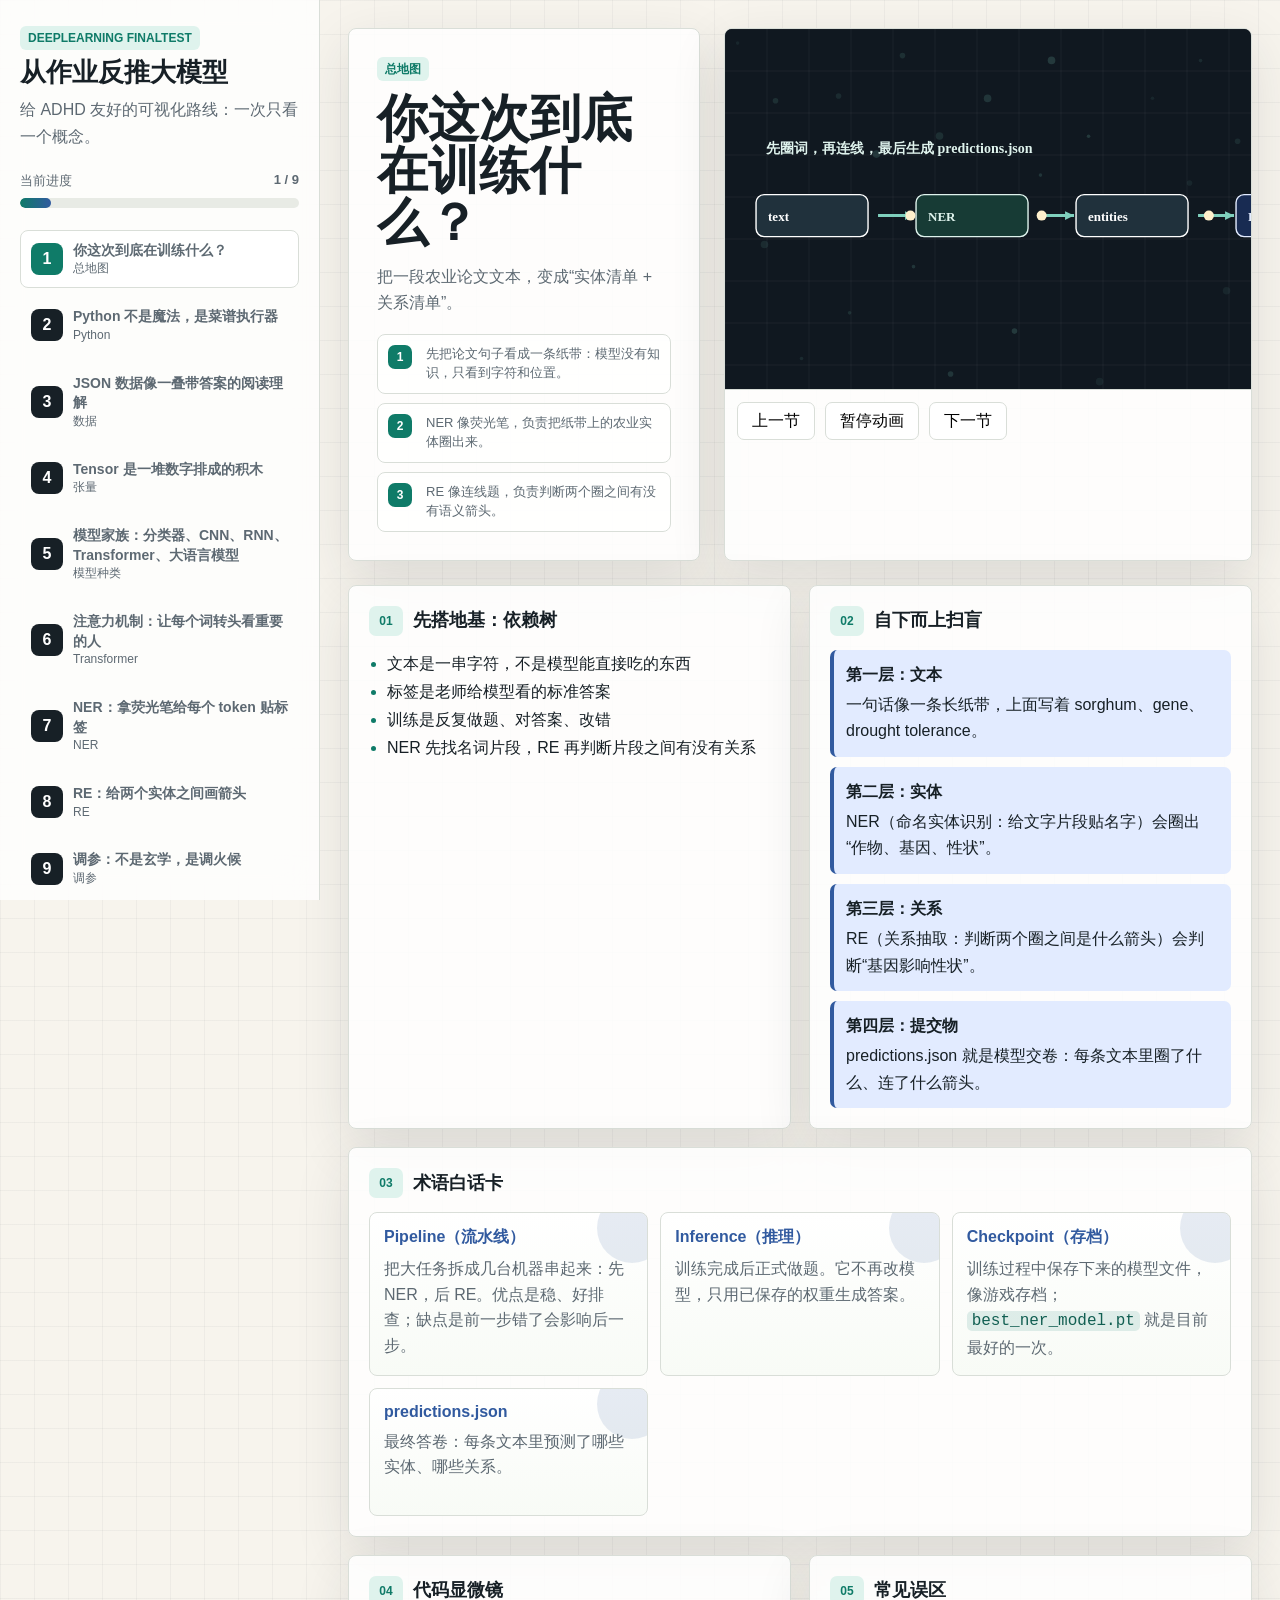
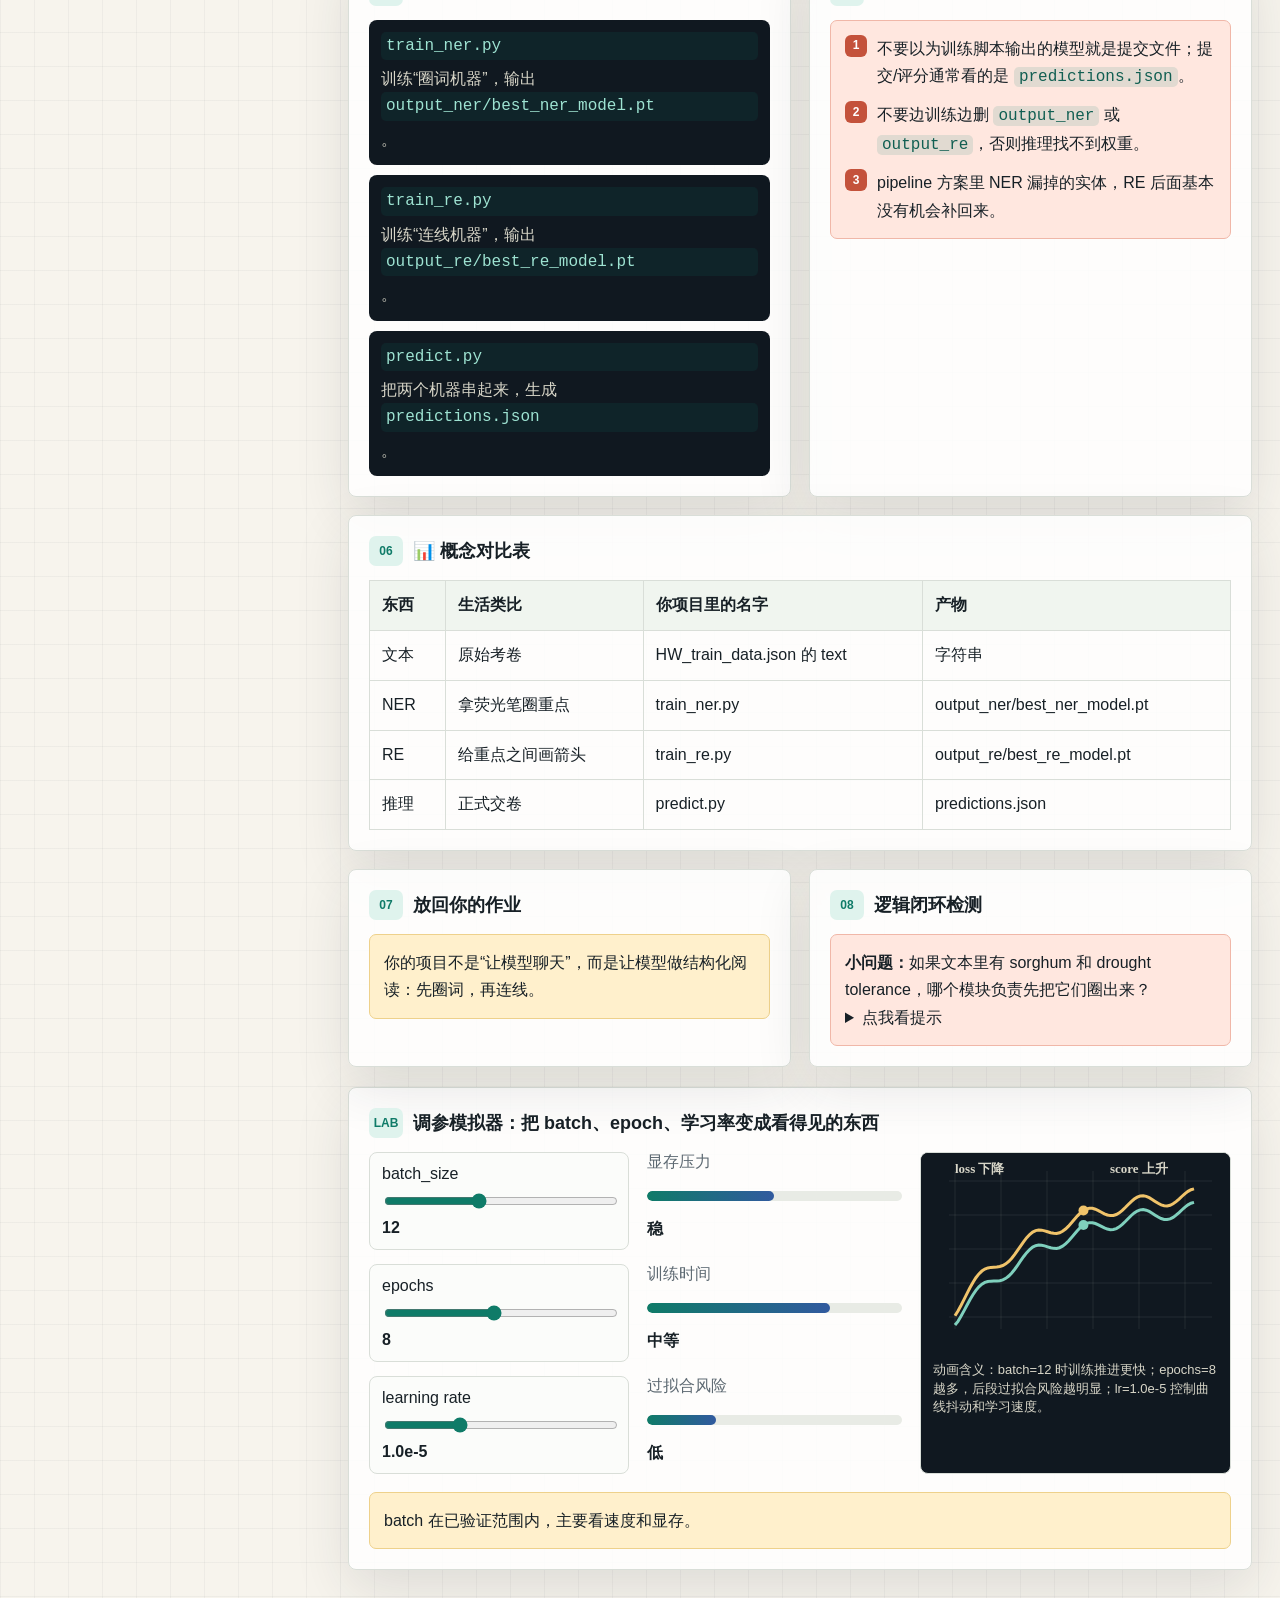
<file: FinalTest/adhd_visual_course/index.html>
<!doctype html>
<html lang="zh-CN">
<head>
  <meta charset="utf-8">
  <meta name="viewport" content="width=device-width, initial-scale=1">
  <title>从这次 NER/RE 作业学懂深度学习</title>
  <link rel="stylesheet" href="./styles.css">
</head>
<body>
  <div class="app-shell">
    <aside class="course-nav" aria-label="课程目录">
      <div class="brand-block">
        <span class="mini-label">DeepLearning FinalTest</span>
        <h1>从作业反推大模型</h1>
        <p>给 ADHD 友好的可视化路线：一次只看一个概念。</p>
      </div>

      <div class="progress-wrap">
        <div class="progress-label">
          <span>当前进度</span>
          <strong id="progressText">1 / 9</strong>
        </div>
        <div class="progress-track"><div id="progressBar"></div></div>
      </div>

      <nav id="lessonList" class="lesson-list"></nav>
    </aside>

    <main class="learning-stage">
      <section class="hero-panel" aria-label="可视化主舞台">
        <div class="hero-copy">
          <span id="lessonTag" class="mini-label">依赖树</span>
          <h2 id="lessonTitle">Loading...</h2>
          <p id="lessonOneLine"></p>
          <div id="storyRail" class="story-rail" aria-label="章节故事线"></div>
        </div>
        <div class="visual-wrap">
          <canvas id="conceptCanvas" width="900" height="420" aria-label="概念动画"></canvas>
          <div class="visual-controls">
            <button id="prevBtn" type="button">上一节</button>
            <button id="playBtn" type="button">暂停动画</button>
            <button id="nextBtn" type="button">下一节</button>
          </div>
        </div>
      </section>

      <section class="content-grid">
        <article class="section-block">
          <div class="section-title">
            <span>01</span>
            <h3>先搭地基：依赖树</h3>
          </div>
          <ul id="dependencyTree" class="dependency-list"></ul>
        </article>

        <article class="section-block">
          <div class="section-title">
            <span>02</span>
            <h3>自下而上扫盲</h3>
          </div>
          <div id="bottomUp" class="step-stack"></div>
        </article>

        <article class="section-block wide">
          <div class="section-title">
            <span>03</span>
            <h3>术语白话卡</h3>
          </div>
          <div id="termCards" class="term-grid"></div>
        </article>

        <article class="section-block">
          <div class="section-title">
            <span>04</span>
            <h3>代码显微镜</h3>
          </div>
          <div id="codeLens" class="code-lens"></div>
        </article>

        <article class="section-block">
          <div class="section-title">
            <span>05</span>
            <h3>常见误区</h3>
          </div>
          <div id="pitfallBox" class="pitfall-box"></div>
        </article>

        <article class="section-block wide">
          <div class="section-title">
            <span>06</span>
            <h3>📊 概念对比表</h3>
          </div>
          <div id="compareTable" class="table-wrap"></div>
        </article>

        <article class="section-block">
          <div class="section-title">
            <span>07</span>
            <h3>放回你的作业</h3>
          </div>
          <div id="projectBridge" class="project-bridge"></div>
        </article>

        <article class="section-block">
          <div class="section-title">
            <span>08</span>
            <h3>逻辑闭环检测</h3>
          </div>
          <div id="tinyQuiz" class="quiz-box"></div>
        </article>
      </section>

      <section class="lab-panel" aria-label="调参模拟器">
        <div class="section-title">
          <span>LAB</span>
          <h3>调参模拟器：把 batch、epoch、学习率变成看得见的东西</h3>
        </div>
        <div class="lab-layout">
          <div class="control-bank">
            <label>
              batch_size
              <input id="batchSlider" type="range" min="4" max="24" step="2" value="12">
              <strong id="batchValue">12</strong>
            </label>
            <label>
              epochs
              <input id="epochSlider" type="range" min="1" max="16" step="1" value="8">
              <strong id="epochValue">8</strong>
            </label>
            <label>
              learning rate
              <input id="lrSlider" type="range" min="1" max="30" step="1" value="10">
              <strong id="lrValue">1e-5</strong>
            </label>
          </div>
          <div class="meters">
            <div>
              <span>显存压力</span>
              <div class="meter"><div id="vramMeter"></div></div>
              <strong id="vramText"></strong>
            </div>
            <div>
              <span>训练时间</span>
              <div class="meter"><div id="timeMeter"></div></div>
              <strong id="timeText"></strong>
            </div>
            <div>
              <span>过拟合风险</span>
              <div class="meter"><div id="overfitMeter"></div></div>
              <strong id="overfitText"></strong>
            </div>
          </div>
          <div class="training-visual">
            <canvas id="trainingCanvas" width="520" height="240" aria-label="训练曲线动画"></canvas>
            <div id="curveCaption" class="curve-caption"></div>
          </div>
          <div id="labAdvice" class="lab-advice"></div>
        </div>
      </section>
    </main>
  </div>

  <script src="./app.js"></script>
</body>
</html>
</file>
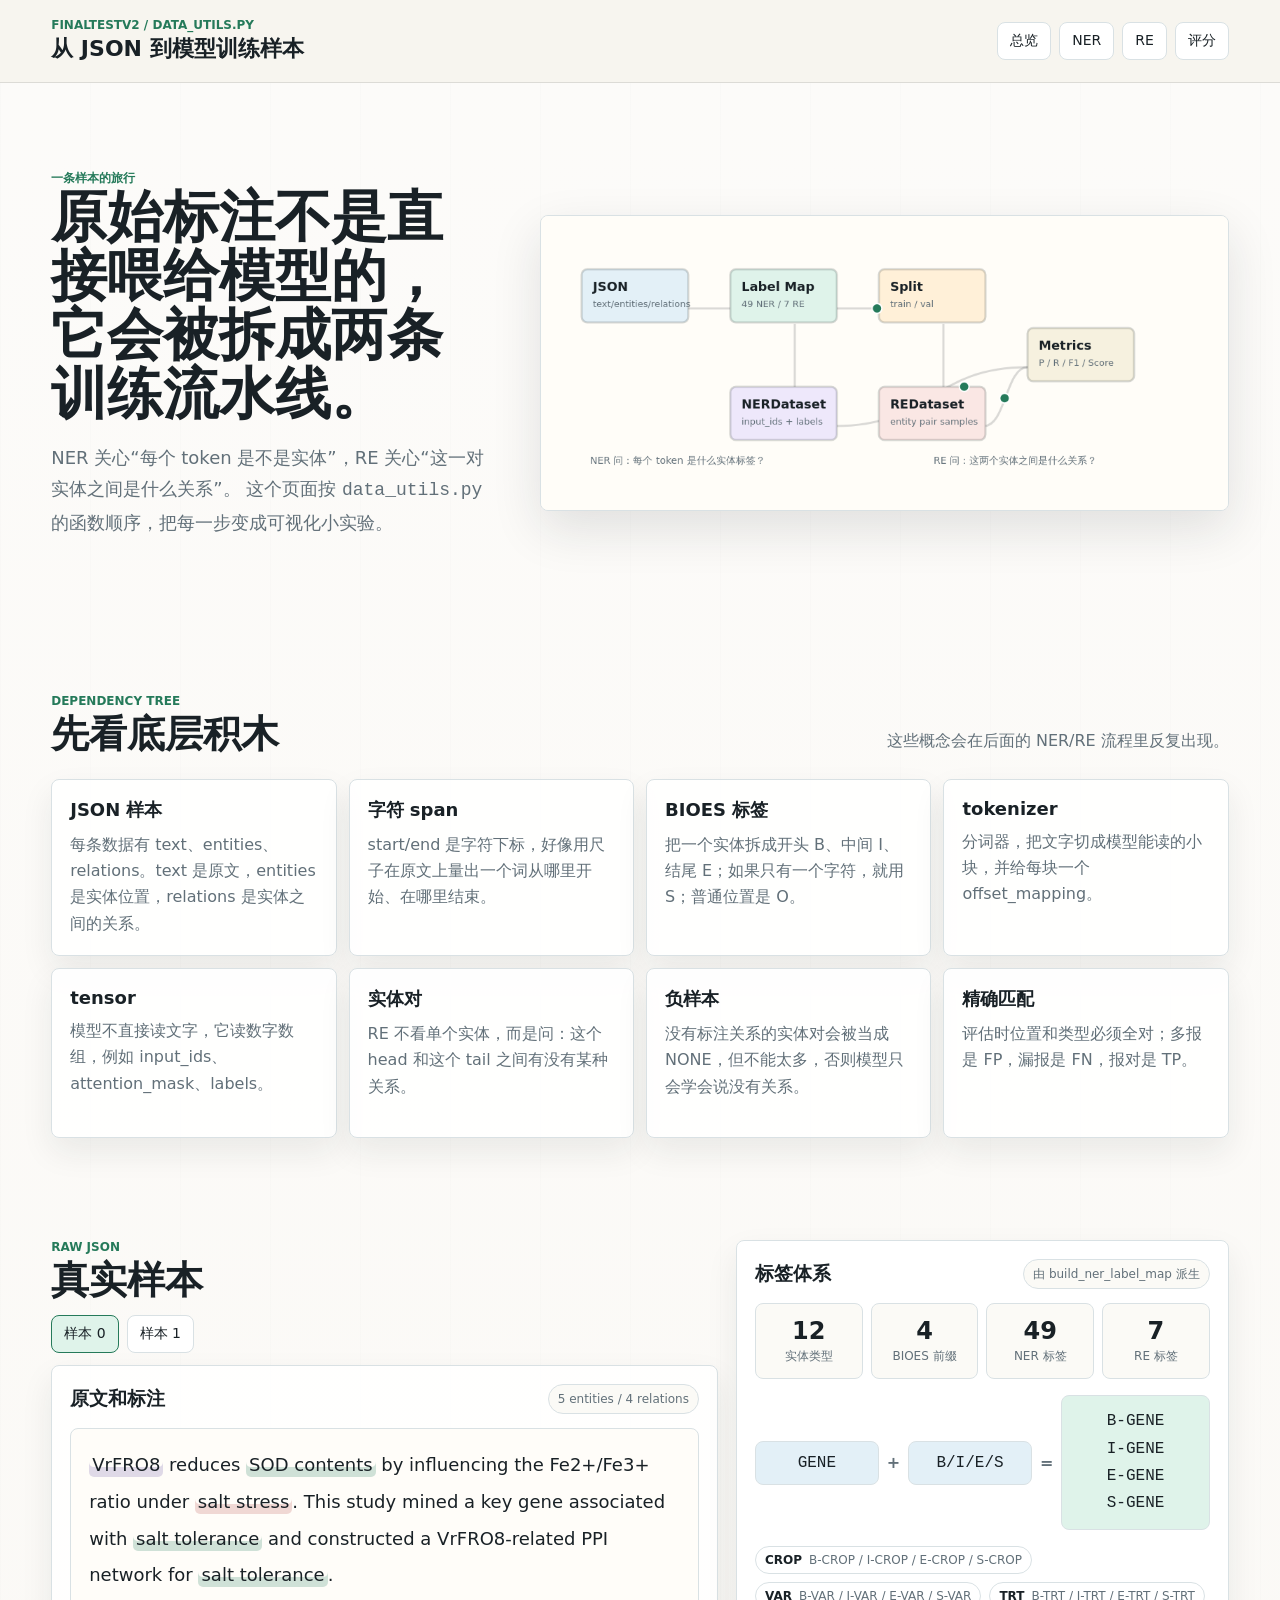
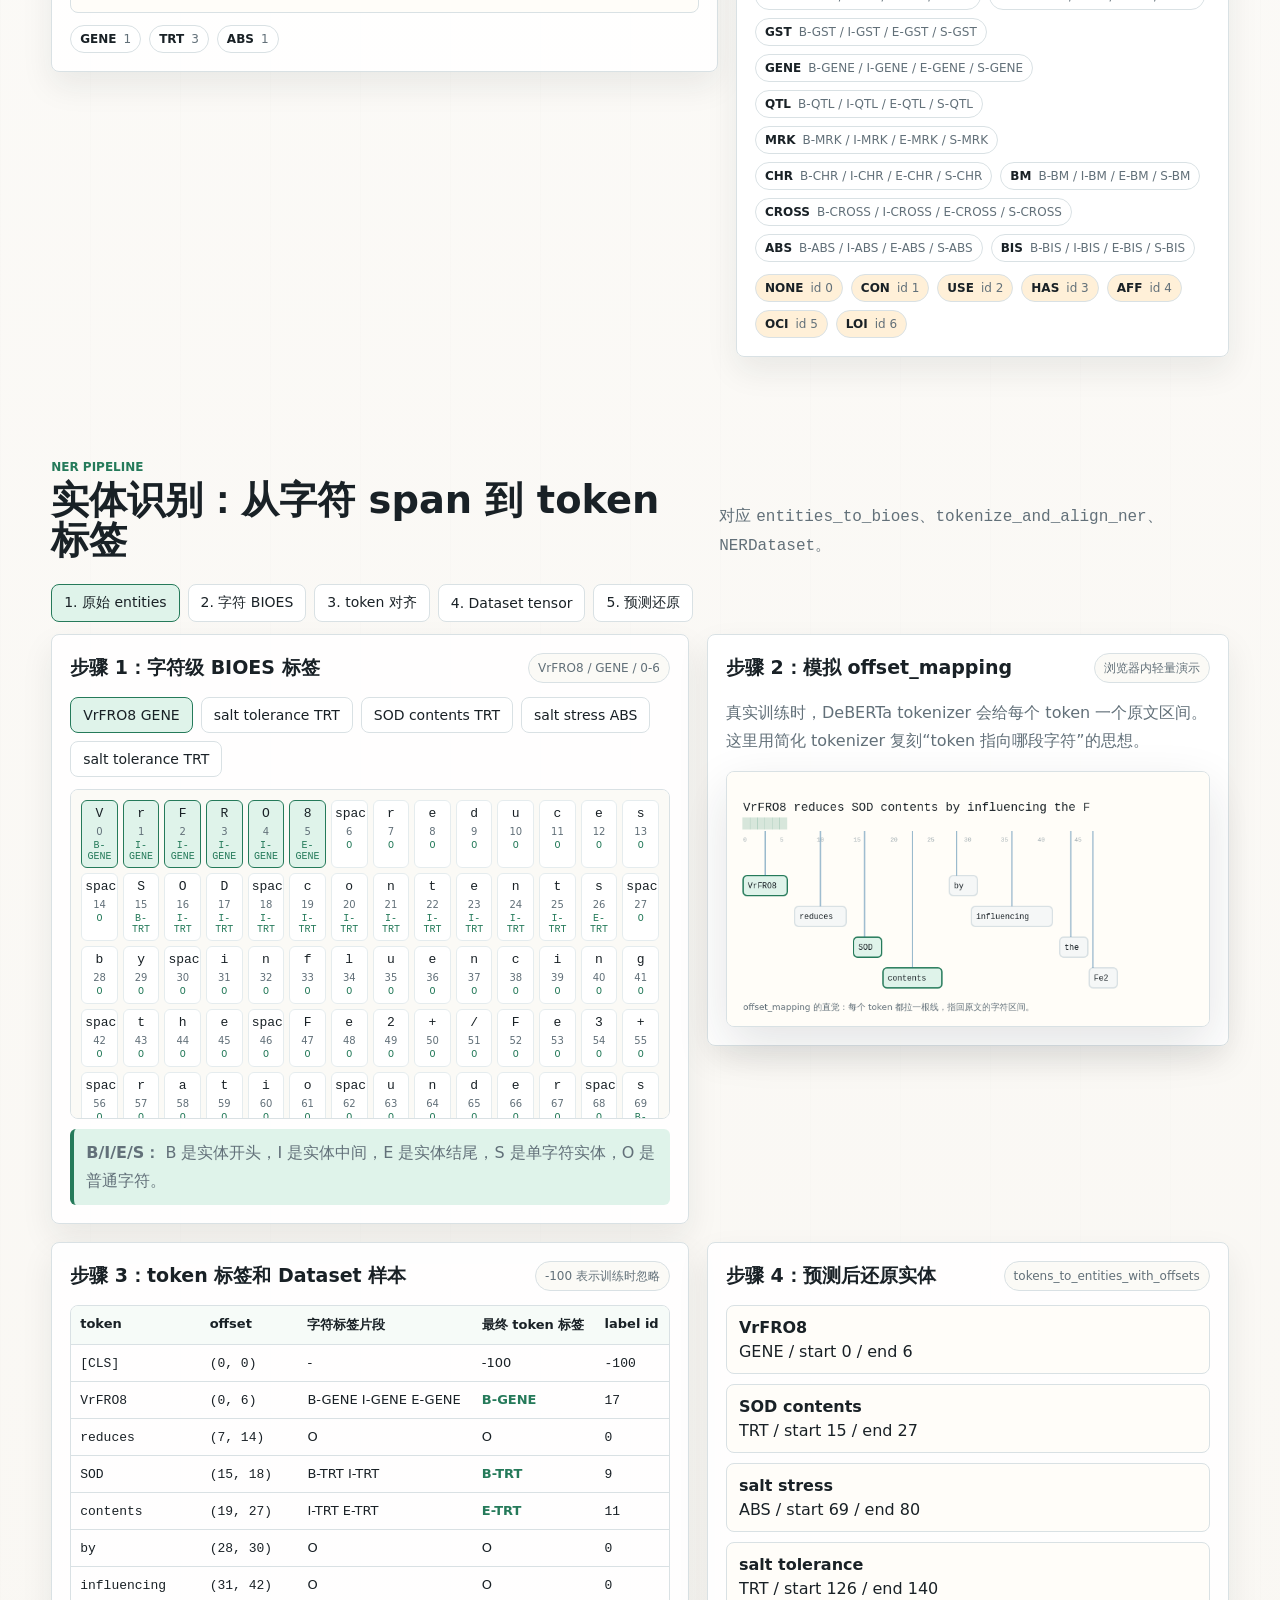
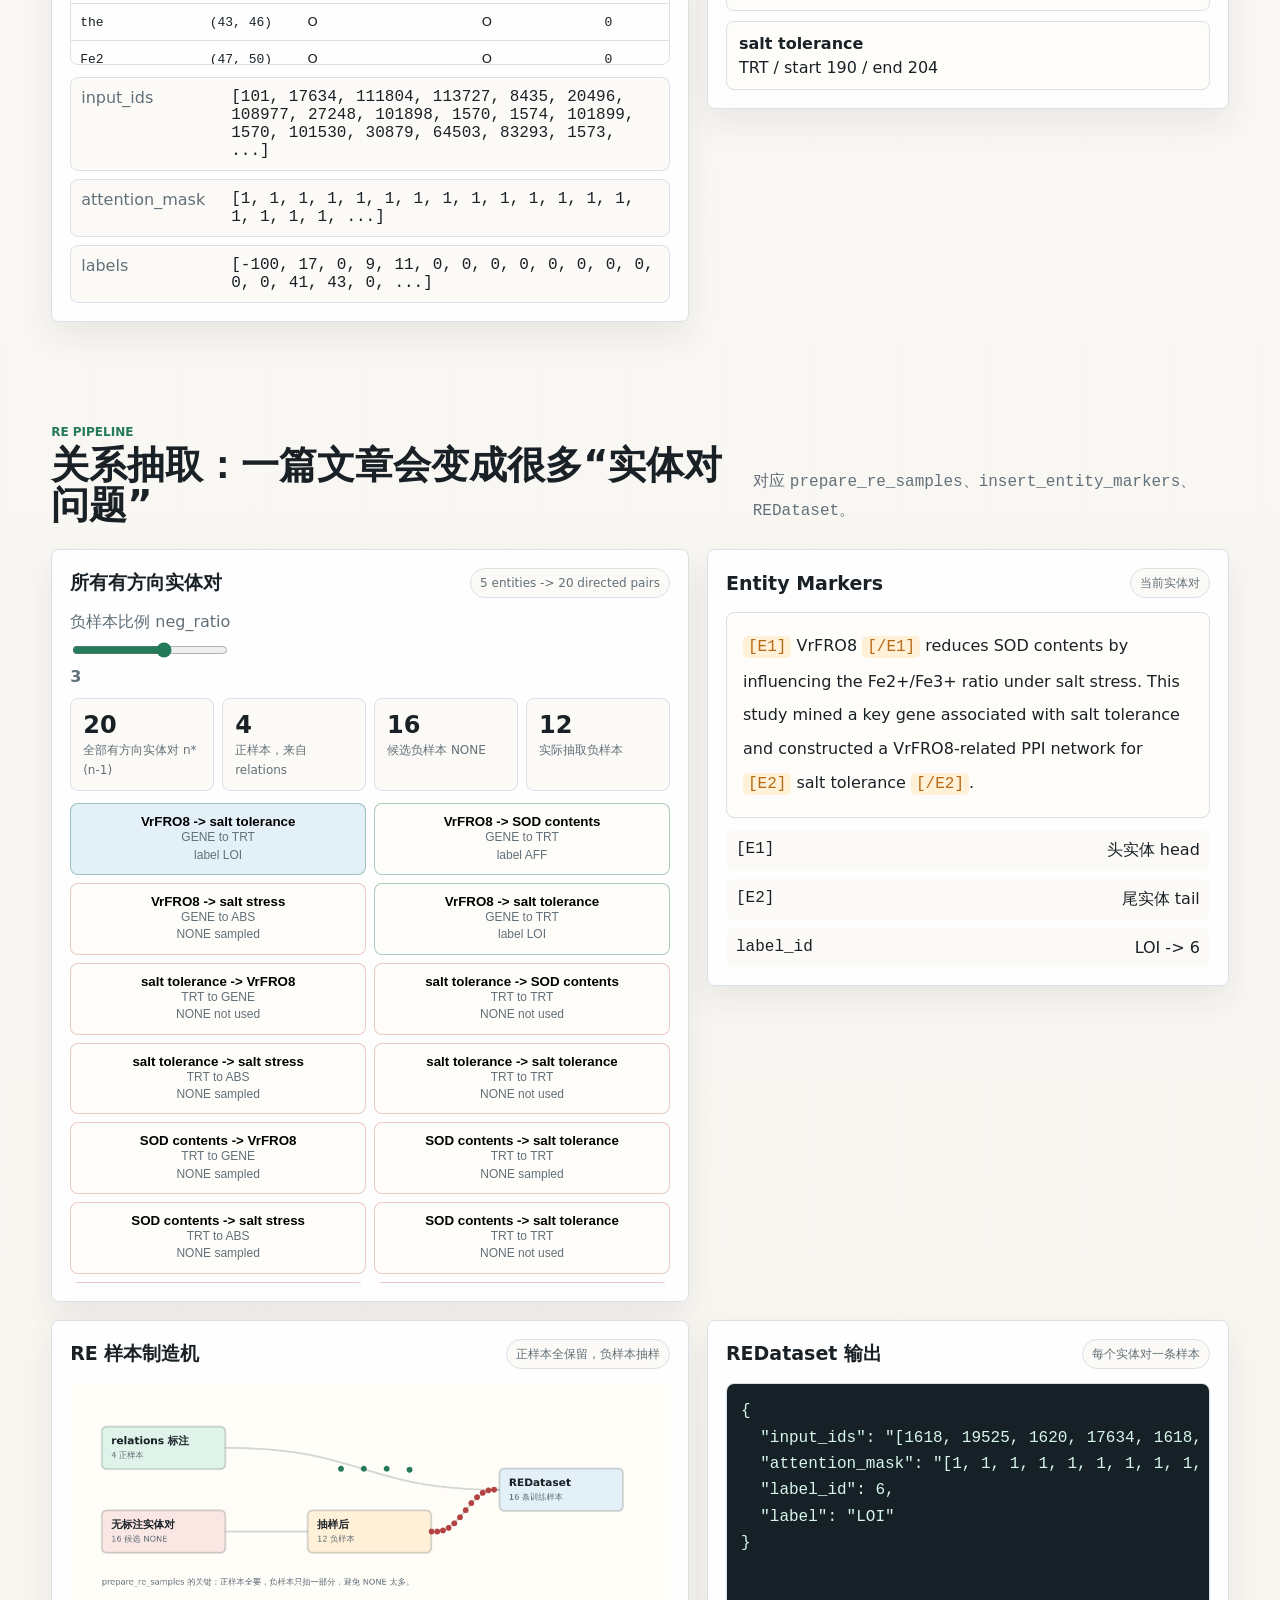
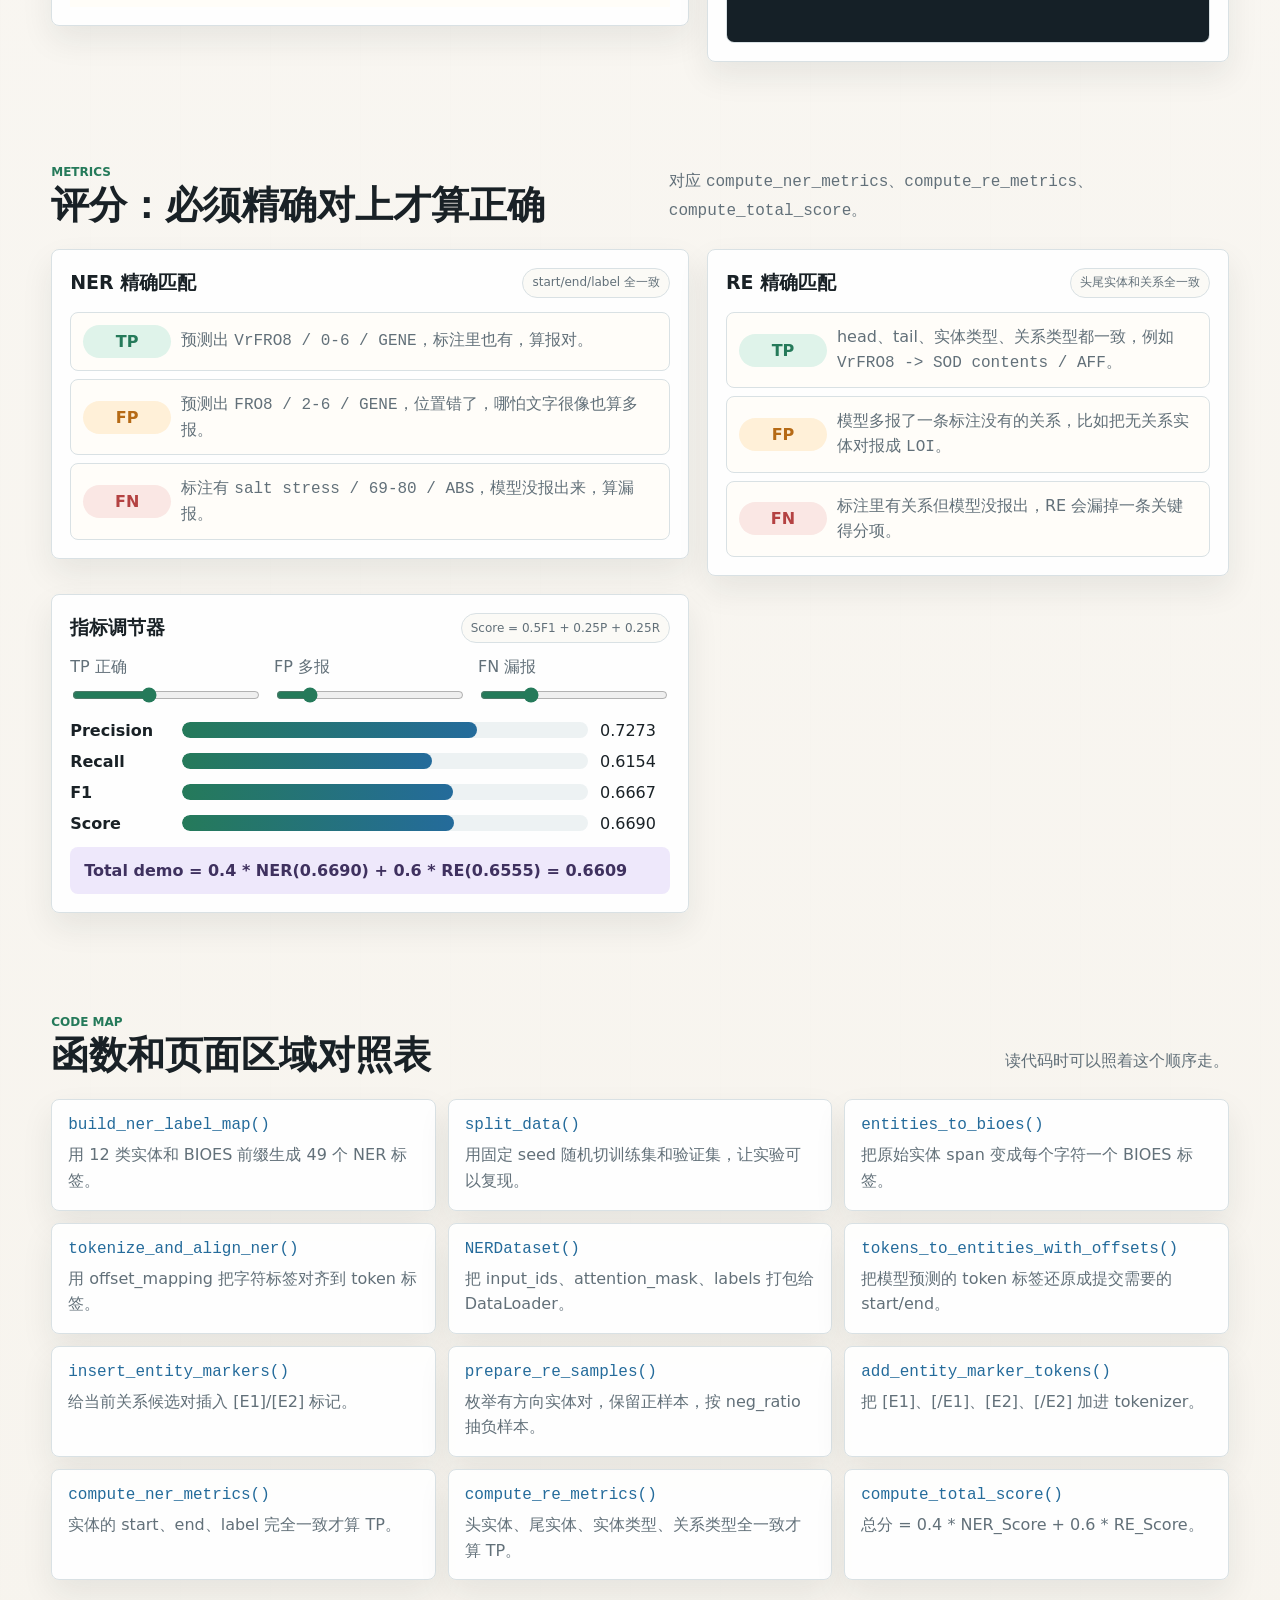
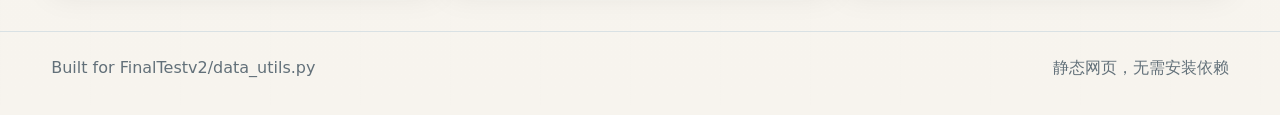
<file: FinalTestv2/data_processing_visualizer/index.html>
<!doctype html>
<html lang="zh-CN">
  <head>
    <meta charset="utf-8" />
    <meta name="viewport" content="width=device-width, initial-scale=1" />
    <title>data_utils.py 数据处理可视化</title>
    <link rel="stylesheet" href="./styles.css" />
  </head>
  <body>
    <header class="topbar">
      <div>
        <p class="eyebrow">FinalTestv2 / data_utils.py</p>
        <h1>从 JSON 到模型训练样本</h1>
      </div>
      <nav class="topnav" aria-label="页面导航">
        <a href="#overview">总览</a>
        <a href="#ner">NER</a>
        <a href="#re">RE</a>
        <a href="#metrics">评分</a>
      </nav>
    </header>

    <main>
      <section id="overview" class="hero">
        <div class="heroText">
          <p class="eyebrow">一条样本的旅行</p>
          <h2>原始标注不是直接喂给模型的，它会被拆成两条训练流水线。</h2>
          <p>
            NER 关心“每个 token 是不是实体”，RE 关心“这一对实体之间是什么关系”。
            这个页面按 <code>data_utils.py</code> 的函数顺序，把每一步变成可视化小实验。
          </p>
        </div>
        <div class="heroCanvasWrap" aria-label="数据处理流水线动画">
          <canvas id="flowCanvas" width="980" height="420"></canvas>
        </div>
      </section>

      <section class="band">
        <div class="sectionHead">
          <div>
            <p class="eyebrow">Dependency Tree</p>
            <h2>先看底层积木</h2>
          </div>
          <p>这些概念会在后面的 NER/RE 流程里反复出现。</p>
        </div>
        <div class="dependencyGrid" id="dependencyGrid"></div>
      </section>

      <section class="band twoCol">
        <div>
          <div class="sectionHead compact">
            <div>
              <p class="eyebrow">Raw JSON</p>
              <h2>真实样本</h2>
            </div>
          </div>
          <div class="sampleTabs" id="sampleTabs" role="tablist" aria-label="样本选择"></div>
          <article class="panel">
            <div class="panelHead">
              <h3>原文和标注</h3>
              <span class="pill" id="sampleStats"></span>
            </div>
            <div class="textScene" id="rawText"></div>
            <div class="legend" id="entityLegend"></div>
          </article>
        </div>

        <article class="panel stickyPanel">
          <div class="panelHead">
            <h3>标签体系</h3>
            <span class="pill">由 build_ner_label_map 派生</span>
          </div>
          <div class="miniCards">
            <div>
              <strong id="entityTypeCount">12</strong>
              <span>实体类型</span>
            </div>
            <div>
              <strong>4</strong>
              <span>BIOES 前缀</span>
            </div>
            <div>
              <strong id="nerLabelCount">49</strong>
              <span>NER 标签</span>
            </div>
            <div>
              <strong id="relLabelCount">7</strong>
              <span>RE 标签</span>
            </div>
          </div>
          <div class="labelFactory">
            <div class="factoryInput">GENE</div>
            <div class="factoryArrow">+</div>
            <div class="factoryInput">B/I/E/S</div>
            <div class="factoryArrow">=</div>
            <div class="factoryOutput">
              B-GENE<br />
              I-GENE<br />
              E-GENE<br />
              S-GENE
            </div>
          </div>
          <div class="tagCloud" id="entityTags"></div>
          <div class="tagCloud relationTags" id="relationTags"></div>
        </article>
      </section>

      <section id="ner" class="band">
        <div class="sectionHead">
          <div>
            <p class="eyebrow">NER Pipeline</p>
            <h2>实体识别：从字符 span 到 token 标签</h2>
          </div>
          <p>对应 <code>entities_to_bioes</code>、<code>tokenize_and_align_ner</code>、<code>NERDataset</code>。</p>
        </div>

        <div class="stepper" id="nerStepper" aria-label="NER 步骤"></div>

        <div class="labGrid">
          <article class="panel wide">
            <div class="panelHead">
              <h3>步骤 1：字符级 BIOES 标签</h3>
              <span class="pill" id="selectedEntityPill">选择一个实体</span>
            </div>
            <div class="entityPicker" id="entityPicker"></div>
            <div class="charRail" id="charRail"></div>
            <div class="note">
              <strong>B/I/E/S：</strong>
              B 是实体开头，I 是实体中间，E 是实体结尾，S 是单字符实体，O 是普通字符。
            </div>
          </article>

          <article class="panel">
            <div class="panelHead">
              <h3>步骤 2：模拟 offset_mapping</h3>
              <span class="pill">浏览器内轻量演示</span>
            </div>
            <p class="plainText">
              真实训练时，DeBERTa tokenizer 会给每个 token 一个原文区间。
              这里用简化 tokenizer 复刻“token 指向哪段字符”的思想。
            </p>
            <div class="offsetCanvasWrap">
              <canvas id="offsetCanvas" width="720" height="380"></canvas>
            </div>
          </article>

          <article class="panel wide">
            <div class="panelHead">
              <h3>步骤 3：token 标签和 Dataset 样本</h3>
              <span class="pill">-100 表示训练时忽略</span>
            </div>
            <div class="tokenTableWrap">
              <table class="tokenTable" id="tokenTable">
                <thead>
                  <tr>
                    <th>token</th>
                    <th>offset</th>
                    <th>字符标签片段</th>
                    <th>最终 token 标签</th>
                    <th>label id</th>
                  </tr>
                </thead>
                <tbody></tbody>
              </table>
            </div>
            <div class="tensorPreview">
              <div>
                <span>input_ids</span>
                <code id="inputIdsPreview"></code>
              </div>
              <div>
                <span>attention_mask</span>
                <code id="maskPreview"></code>
              </div>
              <div>
                <span>labels</span>
                <code id="labelsPreview"></code>
              </div>
            </div>
          </article>

          <article class="panel">
            <div class="panelHead">
              <h3>步骤 4：预测后还原实体</h3>
              <span class="pill">tokens_to_entities_with_offsets</span>
            </div>
            <div class="roundTrip" id="roundTrip"></div>
          </article>
        </div>
      </section>

      <section id="re" class="band">
        <div class="sectionHead">
          <div>
            <p class="eyebrow">RE Pipeline</p>
            <h2>关系抽取：一篇文章会变成很多“实体对问题”</h2>
          </div>
          <p>对应 <code>prepare_re_samples</code>、<code>insert_entity_markers</code>、<code>REDataset</code>。</p>
        </div>

        <div class="labGrid">
          <article class="panel wide">
            <div class="panelHead">
              <h3>所有有方向实体对</h3>
              <span class="pill" id="pairCountPill"></span>
            </div>
            <div class="pairControls">
              <label>
                负样本比例 neg_ratio
                <input id="negRatio" type="range" min="0" max="5" value="3" step="1" />
                <strong id="negRatioText">3</strong>
              </label>
            </div>
            <div class="pairSummary" id="pairSummary"></div>
            <div class="pairGrid" id="pairGrid"></div>
          </article>

          <article class="panel">
            <div class="panelHead">
              <h3>Entity Markers</h3>
              <span class="pill">当前实体对</span>
            </div>
            <div class="markedText" id="markedText"></div>
            <div class="markerExplain">
              <div><code>[E1]</code><span>头实体 head</span></div>
              <div><code>[E2]</code><span>尾实体 tail</span></div>
              <div><code>label_id</code><span id="currentRelLabel"></span></div>
            </div>
          </article>

          <article class="panel wide">
            <div class="panelHead">
              <h3>RE 样本制造机</h3>
              <span class="pill">正样本全保留，负样本抽样</span>
            </div>
            <canvas id="reCanvas" width="1020" height="380"></canvas>
          </article>

          <article class="panel">
            <div class="panelHead">
              <h3>REDataset 输出</h3>
              <span class="pill">每个实体对一条样本</span>
            </div>
            <div class="datasetObject">
              <pre id="reDatasetPreview"></pre>
            </div>
          </article>
        </div>
      </section>

      <section id="metrics" class="band">
        <div class="sectionHead">
          <div>
            <p class="eyebrow">Metrics</p>
            <h2>评分：必须精确对上才算正确</h2>
          </div>
          <p>对应 <code>compute_ner_metrics</code>、<code>compute_re_metrics</code>、<code>compute_total_score</code>。</p>
        </div>

        <div class="metricsGrid">
          <article class="panel">
            <div class="panelHead">
              <h3>NER 精确匹配</h3>
              <span class="pill">start/end/label 全一致</span>
            </div>
            <div class="matchBoard" id="nerMatchBoard"></div>
          </article>

          <article class="panel">
            <div class="panelHead">
              <h3>RE 精确匹配</h3>
              <span class="pill">头尾实体和关系全一致</span>
            </div>
            <div class="matchBoard" id="reMatchBoard"></div>
          </article>

          <article class="panel wide">
            <div class="panelHead">
              <h3>指标调节器</h3>
              <span class="pill">Score = 0.5F1 + 0.25P + 0.25R</span>
            </div>
            <div class="sliderGrid">
              <label>TP 正确 <input id="tpSlider" type="range" min="0" max="20" value="8" /></label>
              <label>FP 多报 <input id="fpSlider" type="range" min="0" max="20" value="3" /></label>
              <label>FN 漏报 <input id="fnSlider" type="range" min="0" max="20" value="5" /></label>
            </div>
            <div class="metricBars" id="metricBars"></div>
            <div class="totalFormula" id="totalFormula"></div>
          </article>
        </div>
      </section>

      <section class="band">
        <div class="sectionHead">
          <div>
            <p class="eyebrow">Code Map</p>
            <h2>函数和页面区域对照表</h2>
          </div>
          <p>读代码时可以照着这个顺序走。</p>
        </div>
        <div class="codeMap" id="codeMap"></div>
      </section>
    </main>

    <footer>
      <span>Built for FinalTestv2/data_utils.py</span>
      <span>静态网页，无需安装依赖</span>
    </footer>

    <script src="./app.js"></script>
  </body>
</html>
</file>
<file: FinalTest/adhd_visual_course/styles.css>
:root {
  color-scheme: light;
  --ink: #172026;
  --muted: #5d6972;
  --paper: #f7f4ed;
  --panel: #ffffff;
  --line: #d9ded8;
  --green: #0f7b68;
  --green-soft: #dff3ed;
  --blue: #315a9f;
  --blue-soft: #e2ebff;
  --coral: #c4523b;
  --coral-soft: #ffe7df;
  --gold: #b47b10;
  --gold-soft: #fff0cc;
  --shadow: 0 18px 55px rgba(36, 45, 52, 0.12);
  font-family: ui-sans-serif, -apple-system, BlinkMacSystemFont, "Segoe UI", "PingFang SC",
    "Hiragino Sans GB", "Microsoft YaHei", sans-serif;
}

* {
  box-sizing: border-box;
}

body {
  margin: 0;
  color: var(--ink);
  background:
    linear-gradient(90deg, rgba(23, 32, 38, 0.04) 1px, transparent 1px),
    linear-gradient(180deg, rgba(23, 32, 38, 0.04) 1px, transparent 1px),
    var(--paper);
  background-size: 34px 34px;
}

button,
input {
  font: inherit;
}

code {
  padding: 1px 5px;
  border-radius: 5px;
  color: #115f52;
  background: rgba(15, 123, 104, 0.12);
  font-family: ui-monospace, SFMono-Regular, Menlo, Consolas, "Liberation Mono", monospace;
}

.app-shell {
  display: grid;
  grid-template-columns: 320px minmax(0, 1fr);
  min-height: 100vh;
}

.course-nav {
  position: sticky;
  top: 0;
  height: 100vh;
  overflow: auto;
  padding: 26px 20px;
  background: rgba(255, 255, 255, 0.78);
  border-right: 1px solid var(--line);
  backdrop-filter: blur(18px);
}

.brand-block h1 {
  margin: 8px 0 10px;
  font-size: 26px;
  line-height: 1.12;
  letter-spacing: 0;
}

.brand-block p,
.hero-copy p {
  margin: 0;
  color: var(--muted);
  line-height: 1.65;
}

.story-rail {
  display: grid;
  gap: 9px;
  margin-top: 18px;
}

.story-dot {
  position: relative;
  display: grid;
  grid-template-columns: 28px 1fr;
  gap: 10px;
  align-items: start;
  padding: 10px;
  border: 1px solid var(--line);
  border-radius: 8px;
  background: rgba(255, 255, 255, 0.72);
  overflow: hidden;
}

.story-dot::after {
  content: "";
  position: absolute;
  inset: 0;
  transform: translateX(-110%);
  background: linear-gradient(90deg, transparent, rgba(15, 123, 104, 0.12), transparent);
  animation: sweep 3.2s infinite;
  animation-delay: var(--delay, 0s);
}

.story-dot b {
  z-index: 1;
  display: grid;
  place-items: center;
  width: 24px;
  height: 24px;
  border-radius: 7px;
  color: #fff;
  background: var(--green);
  font-size: 12px;
}

.story-dot span {
  z-index: 1;
  color: var(--muted);
  line-height: 1.45;
  font-size: 13px;
}

@keyframes sweep {
  0% { transform: translateX(-110%); }
  48%, 100% { transform: translateX(110%); }
}

.mini-label {
  display: inline-flex;
  align-items: center;
  width: fit-content;
  min-height: 24px;
  padding: 2px 8px;
  border-radius: 6px;
  color: var(--green);
  background: var(--green-soft);
  font-size: 12px;
  font-weight: 800;
  text-transform: uppercase;
}

.progress-wrap {
  margin: 22px 0;
}

.progress-label {
  display: flex;
  justify-content: space-between;
  margin-bottom: 8px;
  color: var(--muted);
  font-size: 13px;
}

.progress-track,
.meter {
  height: 10px;
  overflow: hidden;
  background: #e8ebe5;
  border-radius: 999px;
}

#progressBar,
.meter > div {
  height: 100%;
  width: 0;
  background: linear-gradient(90deg, var(--green), var(--blue));
  border-radius: inherit;
  transition: width 250ms ease;
}

.lesson-list {
  display: grid;
  gap: 8px;
}

.lesson-button {
  width: 100%;
  display: grid;
  grid-template-columns: 32px 1fr;
  gap: 10px;
  align-items: center;
  padding: 10px;
  text-align: left;
  color: var(--ink);
  background: transparent;
  border: 1px solid transparent;
  border-radius: 8px;
  cursor: pointer;
}

.lesson-button:hover,
.lesson-button.active {
  background: var(--panel);
  border-color: var(--line);
}

.lesson-number {
  display: grid;
  place-items: center;
  height: 32px;
  border-radius: 8px;
  color: #fff;
  background: var(--ink);
  font-weight: 800;
}

.lesson-button.active .lesson-number {
  background: var(--green);
}

.lesson-button strong {
  display: block;
  font-size: 14px;
}

.lesson-button span:last-child {
  color: var(--muted);
  font-size: 12px;
  line-height: 1.4;
}

.learning-stage {
  padding: 28px;
}

.hero-panel {
  display: grid;
  grid-template-columns: minmax(280px, 0.8fr) minmax(360px, 1.2fr);
  gap: 24px;
  align-items: stretch;
  margin-bottom: 24px;
}

.hero-copy,
.visual-wrap,
.section-block,
.lab-panel {
  background: rgba(255, 255, 255, 0.86);
  border: 1px solid var(--line);
  border-radius: 8px;
  box-shadow: var(--shadow);
}

.hero-copy {
  display: flex;
  flex-direction: column;
  justify-content: center;
  padding: 28px;
}

.hero-copy h2 {
  margin: 12px 0 14px;
  font-size: clamp(28px, 4vw, 54px);
  line-height: 1.02;
  letter-spacing: 0;
}

.visual-wrap {
  min-height: 420px;
  overflow: hidden;
}

#conceptCanvas {
  display: block;
  width: 100%;
  height: 360px;
  background: #101820;
}

.visual-controls {
  display: flex;
  gap: 10px;
  padding: 12px;
  border-top: 1px solid var(--line);
}

.visual-controls button {
  min-height: 38px;
  padding: 0 14px;
  border: 1px solid var(--line);
  border-radius: 7px;
  background: var(--panel);
  cursor: pointer;
}

.visual-controls button:hover {
  border-color: var(--green);
}

.content-grid {
  display: grid;
  grid-template-columns: repeat(2, minmax(0, 1fr));
  gap: 18px;
}

.section-block,
.lab-panel {
  padding: 20px;
}

.section-block.wide {
  grid-column: 1 / -1;
}

.section-title {
  display: flex;
  align-items: center;
  gap: 10px;
  margin-bottom: 14px;
}

.section-title span {
  min-width: 34px;
  height: 30px;
  display: grid;
  place-items: center;
  border-radius: 7px;
  color: var(--green);
  background: var(--green-soft);
  font-size: 12px;
  font-weight: 900;
}

.section-title h3 {
  margin: 0;
  font-size: 18px;
  line-height: 1.25;
}

.dependency-list {
  margin: 0;
  padding-left: 18px;
  color: var(--ink);
  line-height: 1.75;
}

.dependency-list li::marker {
  color: var(--green);
}

.step-stack {
  display: grid;
  gap: 10px;
}

.step-item {
  padding: 12px;
  border-left: 4px solid var(--blue);
  background: var(--blue-soft);
  border-radius: 7px;
  line-height: 1.65;
}

.step-item strong {
  display: block;
  margin-bottom: 4px;
}

.table-wrap {
  overflow: auto;
}

table {
  width: 100%;
  border-collapse: collapse;
  min-width: 720px;
}

th,
td {
  padding: 12px;
  border: 1px solid var(--line);
  text-align: left;
  vertical-align: top;
  line-height: 1.55;
}

th {
  background: #f0f5ef;
}

.project-bridge,
.quiz-box,
.lab-advice,
.pitfall-box {
  padding: 14px;
  border-radius: 7px;
  line-height: 1.7;
  background: var(--gold-soft);
  border: 1px solid #eed18b;
}

.quiz-box {
  background: var(--coral-soft);
  border-color: #f0b7a8;
}

.term-grid {
  display: grid;
  grid-template-columns: repeat(3, minmax(0, 1fr));
  gap: 12px;
}

.term-card {
  position: relative;
  min-height: 128px;
  padding: 14px;
  border: 1px solid var(--line);
  border-radius: 8px;
  background: linear-gradient(180deg, #ffffff, #f8fbf6);
  overflow: hidden;
}

.term-card::before {
  content: "";
  position: absolute;
  width: 70px;
  height: 70px;
  right: -20px;
  top: -20px;
  border-radius: 50%;
  background: rgba(49, 90, 159, 0.12);
  animation: floatBadge 4s ease-in-out infinite;
}

.term-card strong {
  display: block;
  margin-bottom: 8px;
  color: var(--blue);
}

.term-card p {
  position: relative;
  margin: 0;
  color: var(--muted);
  line-height: 1.6;
}

@keyframes floatBadge {
  0%, 100% { transform: translateY(0); }
  50% { transform: translateY(10px); }
}

.code-lens {
  display: grid;
  gap: 10px;
}

.code-line {
  padding: 12px;
  border-radius: 8px;
  background: #101820;
  color: #e8f1ef;
  line-height: 1.65;
}

.code-line code {
  display: block;
  margin-bottom: 6px;
  color: #9ee3d2;
  font-family: ui-monospace, SFMono-Regular, Menlo, Consolas, "Liberation Mono", monospace;
  white-space: normal;
}

.code-line span {
  color: #d8d6c8;
}

.pitfall-box {
  display: grid;
  gap: 10px;
  background: var(--coral-soft);
  border-color: #f0b7a8;
}

.pitfall-item {
  display: grid;
  grid-template-columns: 24px 1fr;
  gap: 8px;
  align-items: start;
}

.pitfall-item b {
  display: grid;
  place-items: center;
  width: 22px;
  height: 22px;
  border-radius: 6px;
  color: #fff;
  background: var(--coral);
  font-size: 12px;
}

.lab-panel {
  margin-top: 20px;
}

.lab-layout {
  display: grid;
  grid-template-columns: 260px minmax(240px, 0.9fr) minmax(280px, 1.1fr);
  gap: 18px;
  align-items: stretch;
}

.control-bank {
  display: grid;
  gap: 14px;
}

.control-bank label {
  display: grid;
  gap: 8px;
  padding: 12px;
  border: 1px solid var(--line);
  border-radius: 8px;
  background: #fbfcfa;
}

.control-bank input {
  width: 100%;
  accent-color: var(--green);
}

.meters {
  display: grid;
  gap: 14px;
}

.meters > div {
  display: grid;
  gap: 8px;
}

.meters span {
  color: var(--muted);
}

.lab-advice {
  grid-column: 1 / -1;
}

.lab-advice p {
  margin: 0 0 8px;
}

.lab-advice p:last-child {
  margin-bottom: 0;
}

.training-visual {
  min-height: 240px;
  overflow: hidden;
  border: 1px solid var(--line);
  border-radius: 8px;
  background: #101820;
}

#trainingCanvas {
  display: block;
  width: 100%;
  height: 200px;
}

.curve-caption {
  padding: 8px 12px 12px;
  color: #d8d6c8;
  font-size: 13px;
  line-height: 1.45;
}

@media (max-width: 1020px) {
  .app-shell {
    grid-template-columns: 1fr;
  }

  .course-nav {
    position: relative;
    height: auto;
  }

  .hero-panel,
  .content-grid,
  .lab-layout {
    grid-template-columns: 1fr;
  }

  .term-grid {
    grid-template-columns: 1fr;
  }
}

@media (max-width: 620px) {
  .learning-stage {
    padding: 14px;
  }

  .hero-copy h2 {
    font-size: 32px;
  }

  #conceptCanvas {
    height: 300px;
  }

  .visual-controls {
    flex-wrap: wrap;
  }
}
</file>
<file: FinalTestv2/data_processing_visualizer/styles.css>
:root {
  --ink: #192126;
  --muted: #627079;
  --line: #d9e1e4;
  --paper: #f7f4ee;
  --panel: #ffffff;
  --green: #257a5a;
  --mint: #dff3ea;
  --amber: #b66a15;
  --amber-soft: #fff0d8;
  --blue: #246b9b;
  --blue-soft: #e3f0f7;
  --red: #b44242;
  --red-soft: #fae7e4;
  --violet: #7059a5;
  --violet-soft: #eee8fb;
  --shadow: 0 18px 50px rgba(27, 36, 42, 0.12);
  --mono: "SFMono-Regular", "Menlo", "Consolas", monospace;
  --sans: Inter, ui-sans-serif, system-ui, -apple-system, BlinkMacSystemFont, "Segoe UI", sans-serif;
}

* {
  box-sizing: border-box;
}

html {
  scroll-behavior: smooth;
}

body {
  margin: 0;
  color: var(--ink);
  background:
    linear-gradient(180deg, rgba(255, 255, 255, 0.65), rgba(247, 244, 238, 0.92)),
    repeating-linear-gradient(90deg, rgba(25, 33, 38, 0.035) 0 1px, transparent 1px 90px),
    var(--paper);
  font-family: var(--sans);
}

a {
  color: inherit;
}

code,
pre {
  font-family: var(--mono);
}

.topbar {
  position: sticky;
  top: 0;
  z-index: 20;
  display: flex;
  align-items: center;
  justify-content: space-between;
  gap: 24px;
  padding: 18px clamp(18px, 4vw, 52px);
  border-bottom: 1px solid rgba(25, 33, 38, 0.12);
  background: rgba(247, 244, 238, 0.9);
  backdrop-filter: blur(16px);
}

.topbar h1 {
  margin: 2px 0 0;
  font-size: 22px;
}

.topnav {
  display: flex;
  flex-wrap: wrap;
  gap: 8px;
}

.topnav a,
.sampleTabs button,
.stepper button,
.entityPicker button {
  border: 1px solid var(--line);
  border-radius: 8px;
  background: var(--panel);
  color: var(--ink);
  cursor: pointer;
  font: inherit;
  text-decoration: none;
  transition: transform 160ms ease, border-color 160ms ease, background 160ms ease;
}

.topnav a {
  padding: 9px 12px;
  font-size: 14px;
}

.topnav a:hover,
.sampleTabs button:hover,
.stepper button:hover,
.entityPicker button:hover {
  border-color: rgba(36, 107, 155, 0.55);
  transform: translateY(-1px);
}

main {
  width: min(1440px, 100%);
  margin: 0 auto;
}

.hero,
.band {
  padding: clamp(28px, 4vw, 58px) clamp(18px, 4vw, 52px);
}

.hero {
  display: grid;
  grid-template-columns: minmax(280px, 0.78fr) minmax(360px, 1.22fr);
  align-items: center;
  gap: clamp(22px, 4vw, 48px);
  min-height: 560px;
}

.heroText h2,
.sectionHead h2 {
  margin: 0;
  font-size: clamp(28px, 4.4vw, 62px);
  line-height: 1.05;
}

.heroText p:not(.eyebrow),
.sectionHead > p,
.plainText,
.note {
  color: var(--muted);
  line-height: 1.75;
}

.heroText p:not(.eyebrow) {
  max-width: 760px;
  font-size: 18px;
}

.eyebrow {
  margin: 0;
  color: var(--green);
  font-size: 12px;
  font-weight: 800;
  letter-spacing: 0;
  text-transform: uppercase;
}

.heroCanvasWrap,
.offsetCanvasWrap {
  border: 1px solid var(--line);
  border-radius: 8px;
  background: #fffdf8;
  box-shadow: var(--shadow);
  overflow: hidden;
}

canvas {
  display: block;
  width: 100%;
  height: auto;
}

.sectionHead {
  display: flex;
  justify-content: space-between;
  gap: 28px;
  align-items: end;
  margin-bottom: 24px;
}

.sectionHead.compact {
  margin-bottom: 14px;
}

.sectionHead h2 {
  margin-top: 6px;
  font-size: clamp(26px, 3vw, 42px);
}

.sectionHead > p {
  max-width: 560px;
  margin: 0;
}

.dependencyGrid {
  display: grid;
  grid-template-columns: repeat(4, minmax(0, 1fr));
  gap: 12px;
}

.dependencyCard,
.panel,
.codeMapItem {
  border: 1px solid var(--line);
  border-radius: 8px;
  background: rgba(255, 255, 255, 0.92);
  box-shadow: 0 14px 32px rgba(27, 36, 42, 0.08);
}

.dependencyCard {
  padding: 18px;
  min-height: 170px;
}

.dependencyCard strong {
  display: block;
  margin-bottom: 10px;
  font-size: 18px;
}

.dependencyCard p {
  margin: 0;
  color: var(--muted);
  line-height: 1.65;
}

.twoCol {
  display: grid;
  grid-template-columns: minmax(0, 1.15fr) minmax(320px, 0.85fr);
  gap: 18px;
  align-items: start;
}

.sampleTabs,
.stepper,
.entityPicker {
  display: flex;
  flex-wrap: wrap;
  gap: 8px;
  margin: 0 0 12px;
}

.sampleTabs button,
.stepper button,
.entityPicker button {
  padding: 9px 12px;
  font-size: 14px;
}

.sampleTabs button.active,
.stepper button.active,
.entityPicker button.active {
  border-color: var(--green);
  background: var(--mint);
}

.panel {
  padding: 18px;
}

.stickyPanel {
  position: sticky;
  top: 96px;
}

.panelHead {
  display: flex;
  justify-content: space-between;
  align-items: center;
  gap: 14px;
  margin-bottom: 14px;
}

.panelHead h3 {
  margin: 0;
  font-size: 19px;
}

.pill {
  display: inline-flex;
  align-items: center;
  min-height: 30px;
  padding: 5px 9px;
  border: 1px solid var(--line);
  border-radius: 999px;
  background: #fbfaf6;
  color: var(--muted);
  font-size: 12px;
  white-space: nowrap;
}

.textScene {
  padding: 18px;
  border: 1px solid var(--line);
  border-radius: 8px;
  background: #fffdf9;
  font-size: 18px;
  line-height: 2.05;
}

.entityMark {
  position: relative;
  display: inline;
  border-radius: 5px;
  padding: 2px 3px;
  box-shadow: inset 0 -0.52em rgba(37, 122, 90, 0.18);
}

.entityMark[data-type="GENE"] { box-shadow: inset 0 -0.55em rgba(112, 89, 165, 0.22); }
.entityMark[data-type="TRT"] { box-shadow: inset 0 -0.55em rgba(37, 122, 90, 0.22); }
.entityMark[data-type="ABS"] { box-shadow: inset 0 -0.55em rgba(180, 66, 66, 0.2); }
.entityMark[data-type="BM"] { box-shadow: inset 0 -0.55em rgba(182, 106, 21, 0.22); }
.entityMark[data-type="CROP"] { box-shadow: inset 0 -0.55em rgba(36, 107, 155, 0.2); }

.legend,
.tagCloud {
  display: flex;
  flex-wrap: wrap;
  gap: 8px;
  margin-top: 12px;
}

.tag,
.legendItem {
  display: inline-flex;
  align-items: center;
  gap: 7px;
  padding: 6px 9px;
  border: 1px solid var(--line);
  border-radius: 999px;
  background: #fff;
  color: var(--muted);
  font-size: 12px;
}

.tag strong,
.legendItem strong {
  color: var(--ink);
}

.miniCards {
  display: grid;
  grid-template-columns: repeat(4, 1fr);
  gap: 8px;
}

.miniCards > div {
  padding: 13px 8px;
  border: 1px solid var(--line);
  border-radius: 8px;
  background: #fbfaf6;
  text-align: center;
}

.miniCards strong {
  display: block;
  font-size: 24px;
}

.miniCards span {
  color: var(--muted);
  font-size: 12px;
}

.labelFactory {
  display: grid;
  grid-template-columns: 1fr auto 1fr auto 1.2fr;
  align-items: center;
  gap: 8px;
  margin: 16px 0;
}

.factoryInput,
.factoryOutput {
  padding: 12px;
  border-radius: 8px;
  border: 1px solid var(--line);
  background: var(--blue-soft);
  font-family: var(--mono);
  text-align: center;
}

.factoryOutput {
  background: var(--mint);
  line-height: 1.7;
}

.factoryArrow {
  color: var(--muted);
  font-weight: 800;
}

.relationTags .tag {
  background: var(--amber-soft);
}

.labGrid,
.metricsGrid {
  display: grid;
  grid-template-columns: minmax(0, 1.1fr) minmax(320px, 0.9fr);
  gap: 18px;
  align-items: start;
}

.wide {
  grid-column: span 1;
}

.charRail {
  display: grid;
  grid-template-columns: repeat(auto-fill, minmax(34px, 1fr));
  gap: 5px;
  max-height: 330px;
  overflow: auto;
  padding: 10px;
  border: 1px solid var(--line);
  border-radius: 8px;
  background: #fbfaf6;
}

.charCell {
  min-height: 58px;
  padding: 5px 3px;
  border: 1px solid #e5ecee;
  border-radius: 6px;
  background: #fff;
  text-align: center;
  overflow: hidden;
}

.charCell.active {
  border-color: var(--green);
  background: var(--mint);
}

.charCell .char {
  display: block;
  height: 20px;
  font-family: var(--mono);
  font-size: 13px;
}

.charCell .idx {
  display: block;
  color: var(--muted);
  font-size: 10px;
}

.charCell .bioes {
  display: block;
  margin-top: 3px;
  color: var(--green);
  font-family: var(--mono);
  font-size: 10px;
}

.note {
  margin-top: 10px;
  padding: 10px 12px;
  border-left: 4px solid var(--green);
  background: var(--mint);
  border-radius: 6px;
}

.tokenTableWrap {
  max-height: 360px;
  overflow: auto;
  border: 1px solid var(--line);
  border-radius: 8px;
}

.tokenTable {
  width: 100%;
  border-collapse: collapse;
  font-size: 13px;
}

.tokenTable th,
.tokenTable td {
  padding: 10px 9px;
  border-bottom: 1px solid var(--line);
  text-align: left;
  vertical-align: top;
}

.tokenTable th {
  position: sticky;
  top: 0;
  z-index: 1;
  background: #f6fbf8;
}

.tokenTable code {
  white-space: nowrap;
}

.labelHot {
  color: var(--green);
  font-weight: 800;
}

.tensorPreview {
  display: grid;
  gap: 8px;
  margin-top: 12px;
}

.tensorPreview > div {
  display: grid;
  grid-template-columns: 140px 1fr;
  gap: 10px;
  align-items: start;
  padding: 10px;
  border: 1px solid var(--line);
  border-radius: 8px;
  background: #fbfaf6;
}

.tensorPreview span {
  color: var(--muted);
}

.tensorPreview code {
  overflow-wrap: anywhere;
}

.roundTrip {
  display: grid;
  gap: 10px;
}

.roundTripItem,
.pairCard,
.matchRow {
  border: 1px solid var(--line);
  border-radius: 8px;
  background: #fffdf9;
}

.roundTripItem {
  padding: 12px;
}

.roundTripItem strong {
  display: block;
  margin-bottom: 5px;
}

.pairControls {
  display: flex;
  justify-content: space-between;
  align-items: center;
  margin-bottom: 12px;
}

.pairControls label,
.sliderGrid label {
  display: grid;
  gap: 7px;
  color: var(--muted);
}

input[type="range"] {
  accent-color: var(--green);
}

.pairSummary {
  display: grid;
  grid-template-columns: repeat(4, 1fr);
  gap: 8px;
  margin-bottom: 12px;
}

.pairSummary > div {
  padding: 12px;
  border-radius: 8px;
  border: 1px solid var(--line);
  background: #fbfaf6;
}

.pairSummary strong {
  display: block;
  font-size: 24px;
}

.pairSummary span {
  color: var(--muted);
  font-size: 12px;
}

.pairGrid {
  display: grid;
  grid-template-columns: repeat(auto-fill, minmax(210px, 1fr));
  gap: 8px;
  max-height: 480px;
  overflow: auto;
}

.pairCard {
  padding: 10px;
  cursor: pointer;
  transition: border-color 160ms ease, transform 160ms ease, background 160ms ease;
}

.pairCard:hover {
  transform: translateY(-1px);
}

.pairCard.active {
  border-color: var(--blue);
  background: var(--blue-soft);
}

.pairCard.positive {
  border-color: rgba(37, 122, 90, 0.38);
}

.pairCard.negative {
  border-color: rgba(180, 66, 66, 0.28);
}

.pairCard strong,
.pairCard span {
  display: block;
}

.pairCard span {
  color: var(--muted);
  font-size: 12px;
  line-height: 1.45;
}

.markedText {
  min-height: 180px;
  padding: 16px;
  border: 1px solid var(--line);
  border-radius: 8px;
  background: #fffdf9;
  line-height: 2.1;
}

.markedText code {
  padding: 2px 5px;
  border-radius: 5px;
  background: var(--amber-soft);
  color: var(--amber);
}

.markerExplain {
  display: grid;
  gap: 8px;
  margin-top: 12px;
}

.markerExplain > div {
  display: flex;
  justify-content: space-between;
  gap: 10px;
  padding: 10px;
  border-radius: 8px;
  background: #fbfaf6;
}

.datasetObject pre {
  min-height: 260px;
  margin: 0;
  padding: 14px;
  overflow: auto;
  border: 1px solid var(--line);
  border-radius: 8px;
  background: #152027;
  color: #d8f6e9;
  line-height: 1.65;
}

.matchBoard {
  display: grid;
  gap: 8px;
}

.matchRow {
  display: grid;
  grid-template-columns: 88px 1fr;
  gap: 10px;
  padding: 12px;
  align-items: center;
}

.matchRow strong {
  display: inline-flex;
  justify-content: center;
  padding: 7px 8px;
  border-radius: 999px;
}

.matchRow.tp strong {
  color: var(--green);
  background: var(--mint);
}

.matchRow.fp strong {
  color: var(--amber);
  background: var(--amber-soft);
}

.matchRow.fn strong {
  color: var(--red);
  background: var(--red-soft);
}

.matchRow p {
  margin: 0;
  color: var(--muted);
  line-height: 1.55;
}

.sliderGrid {
  display: grid;
  grid-template-columns: repeat(3, 1fr);
  gap: 12px;
  margin-bottom: 16px;
}

.metricBars {
  display: grid;
  gap: 12px;
}

.metricBar {
  display: grid;
  grid-template-columns: 100px 1fr 70px;
  gap: 12px;
  align-items: center;
}

.metricTrack {
  height: 16px;
  overflow: hidden;
  border-radius: 999px;
  background: #edf2f3;
}

.metricFill {
  height: 100%;
  border-radius: inherit;
  background: linear-gradient(90deg, var(--green), var(--blue));
  transition: width 220ms ease;
}

.totalFormula {
  margin-top: 14px;
  padding: 14px;
  border-radius: 8px;
  background: var(--violet-soft);
  color: #3f315f;
  font-weight: 700;
}

.codeMap {
  display: grid;
  grid-template-columns: repeat(3, 1fr);
  gap: 12px;
}

.codeMapItem {
  padding: 16px;
}

.codeMapItem code {
  display: block;
  margin-bottom: 8px;
  color: var(--blue);
  white-space: nowrap;
  overflow: hidden;
  text-overflow: ellipsis;
}

.codeMapItem p {
  margin: 0;
  color: var(--muted);
  line-height: 1.6;
}

footer {
  display: flex;
  justify-content: space-between;
  gap: 14px;
  padding: 26px clamp(18px, 4vw, 52px);
  border-top: 1px solid var(--line);
  color: var(--muted);
}

@media (max-width: 1050px) {
  .hero,
  .twoCol,
  .labGrid,
  .metricsGrid {
    grid-template-columns: 1fr;
  }

  .dependencyGrid,
  .codeMap {
    grid-template-columns: repeat(2, 1fr);
  }

  .stickyPanel {
    position: static;
  }
}

@media (max-width: 720px) {
  .topbar,
  .sectionHead,
  footer {
    align-items: start;
    flex-direction: column;
  }

  .hero {
    min-height: auto;
  }

  .dependencyGrid,
  .codeMap,
  .miniCards,
  .pairSummary,
  .sliderGrid {
    grid-template-columns: 1fr;
  }

  .labelFactory {
    grid-template-columns: 1fr;
  }

  .factoryArrow {
    text-align: center;
  }

  .tensorPreview > div,
  .matchRow,
  .metricBar {
    grid-template-columns: 1fr;
  }
}
</file>
